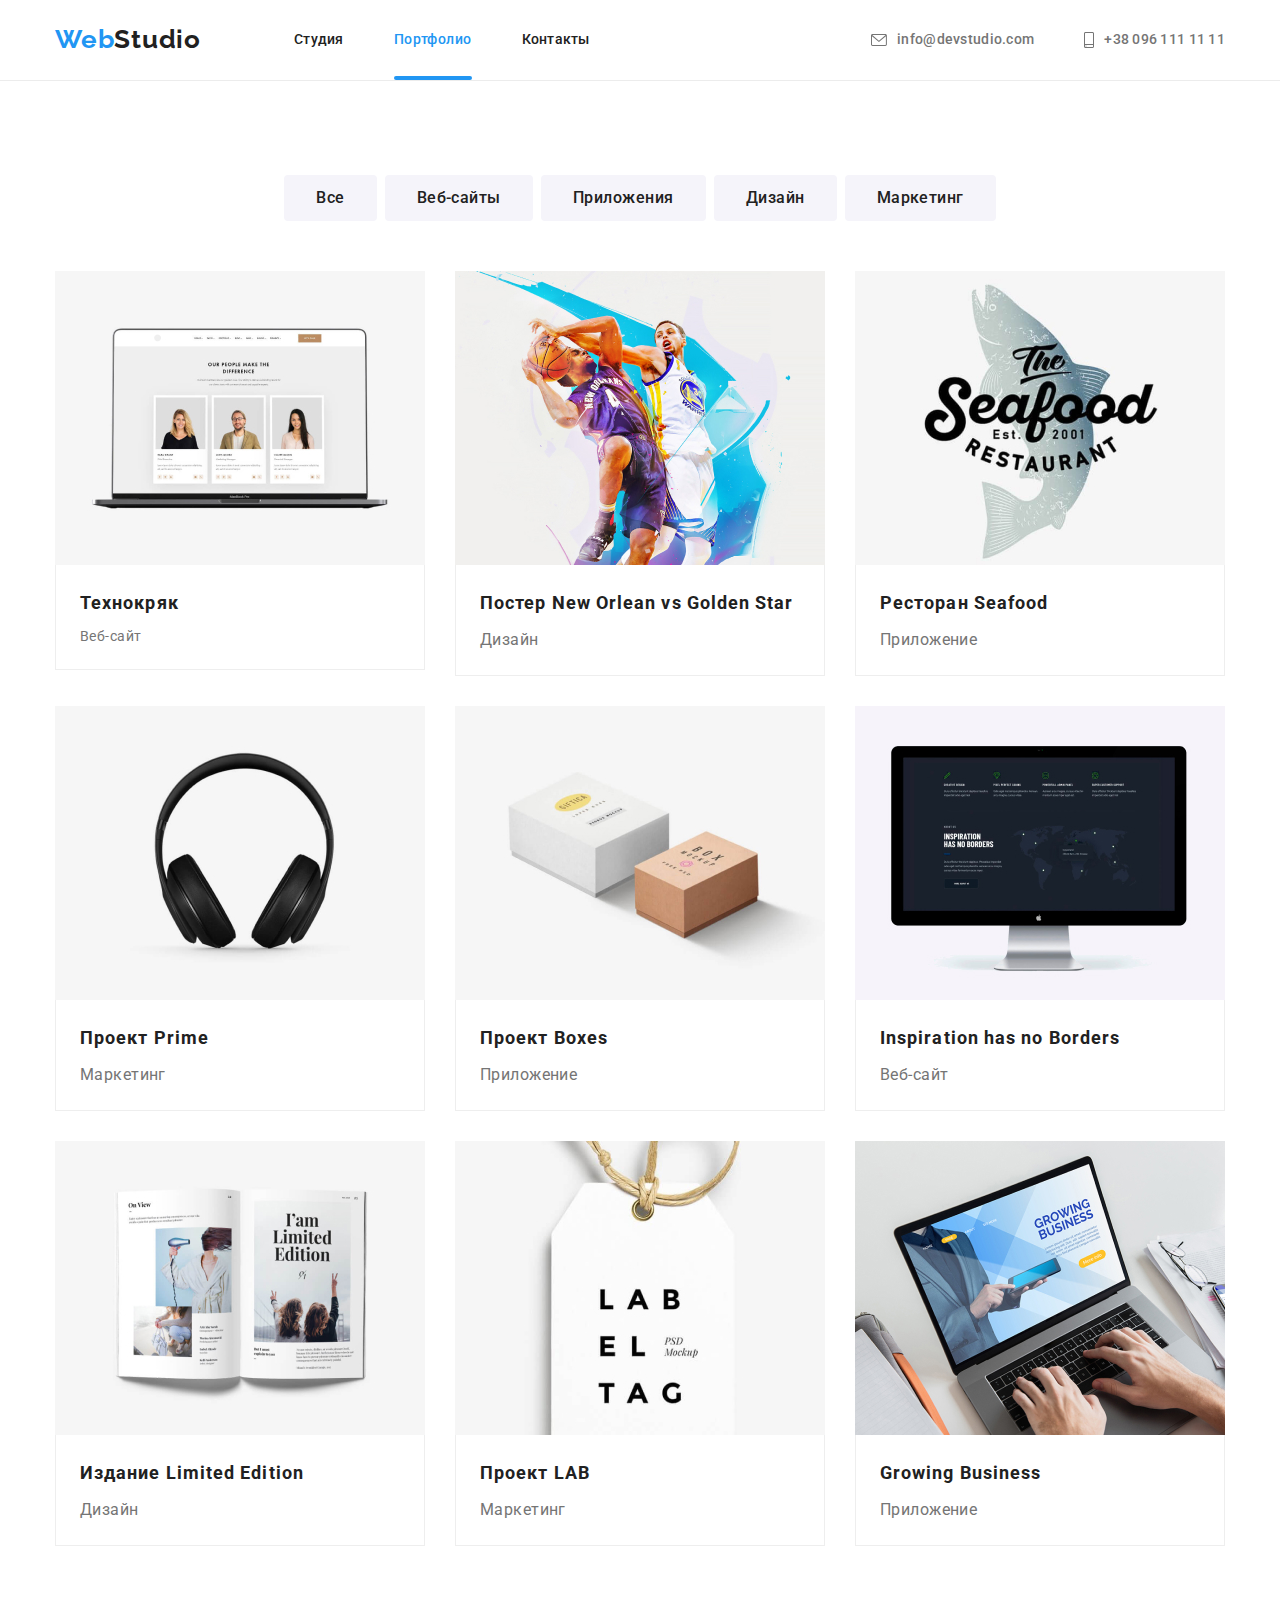
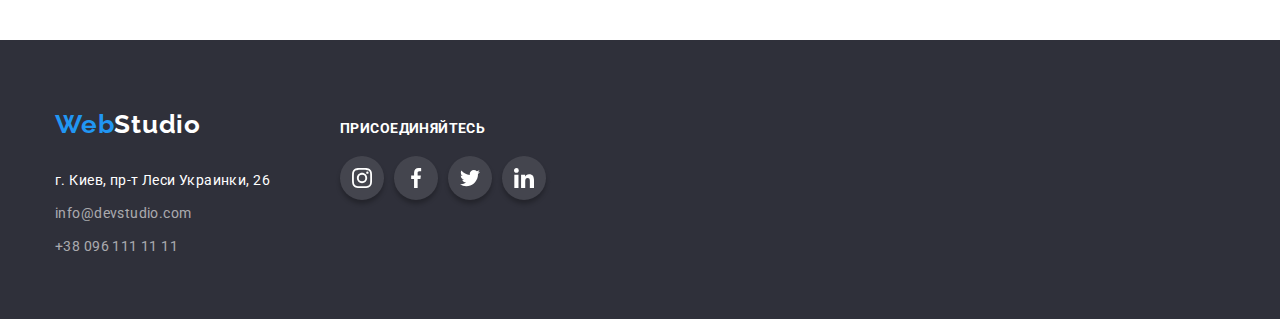
<file: portfolio.html>
<!DOCTYPE html>
<html lang="ru">

<head>
    <meta charset="UTF-8">
    <meta http-equiv="X-UA-Compatible" content="IE=edge">
    <meta name="viewport" content="width=device-width, initial-scale=1.0">
    <title>Document</title>
    <link rel="preconnect" href="https://fonts.googleapis.com">
    <link rel="preconnect" href="https://fonts.gstatic.com" crossorigin>
    <link
        href="https://fonts.googleapis.com/css2?family=Raleway:wght@700&family=Roboto:wght@400;500;700;900&display=swap"
        rel="stylesheet">
    <link rel="stylesheet" href="./css/normalize.css"/>
    <link rel="stylesheet" href="./css/styles.css"/>
</head>

<body>
    <!-- Шапка сайта -->
<header class="page-header">
    <div class="container header-container">
        <nav class="main-nav">
            <div class="logo-site">
                <a href="./index.html" class="logo">Web<span class="logo-header">Studio</span></a>
            </div>
            <ul class="site-nav">
                <li class="list"><a href="./index.html" class="link">Студия</a></li>
                <li class="list"><a href="./portfolio.html" class="portfolio-link">Портфолио</a></li>
                <li class="list"><a href="" class="link">Контакты</a></li>
            </ul>
        </nav>
        <ul class="address-list">
            <li>
                <a href="mailto:info@devstudio.com" class="mail">
                    <svg class="mail-icon" width="16" height="12">
                        <use href="./images/sprite.svg#icon-mail"></use>
                    </svg>
                    info@devstudio.com</a>
            </li>
            <li class="address-list-item">
                <a href="tel:+380961111111" class="telef">
                    <svg class="telef-icon" width="10" height="16">
                        <use href="./images/sprite.svg#icon-tell"></use>
                    </svg>
                    +38 096 111 11 11</a>
            </li>
                    </ul>
    </div>
</header>
    <main>
        <section class="section project">
        <div class="container">

    
        <h1 class="visually-hidden">Проекти</h1>
        <ul class="project-list-ul">
            <li class="project-list-item"><button class="project-button" type="button">Все</button></li>
            <li class="project-list-item"><button class="project-button" type="button">Веб-сайты</button></li>
            <li class="project-list-item"><button class="project-button" type="button">Приложения</button></li>
            <li class="project-list-item"><button class="project-button" type="button">Дизайн</button></li>
            <li class="project-list-item"><button class="project-button" type="button">Маркетинг</button></li>
        </ul>
           <ul class="project-list">
            <li class="item">
                <div class="project-item-text">
                <img src="./images/portfolio1.jpg" alt="проетк" width="370"/>
                <p class="project-description">
                Технокряк это современная площадка распространения коронавируса.
                 Компании используют эту платформу для цифрового
                шпионажа и атак на защищённые сервера конкурентов.
                </p>
                </div>
                <div class="project-title-text">
                <h2 class="project-title">Технокряк</h2>
                <p>Веб-сайт</p>

                </div>
            </li>
            <li class="item">
                <img src="./images/portfolio2.jpg" alt="проетк" width="370"/>
                <div class="project-title-text">
                <h2 class="project-title">Постер New Orlean vs Golden Star</h2>
                <p class="project-text">Дизайн</p>
                </div>
            </li>
            <li class="item">
                <img src="./images/portfolio3.jpg" alt="проетк" width="370"/>
               <div class="project-title-text">
                <h2 class="project-title">Ресторан Seafood</h2>
                <p class="project-text">Приложение</p>
                </div>
            </li>
            <li class="item">
                <img src="./images/portfolio4.jpg" alt="проетк" width="370"/>
                <div class="project-title-text">
                <h2 class="project-title">Проект Prime</h2>
                <p class="project-text">Маркетинг</p>
                </div>
            </li>
            <li class="item">
                <img src="./images/portfolio5.jpg" alt="проетк" width="370"/>
               <div class="project-title-text">
                <h2 class="project-title">Проект Boxes</h2>
                <p class="project-text">Приложение</p>
                </div>
            </li>
            <li class="item">
                <img src="./images/portfolio6.jpg" alt="проетк" width="370"/>
                <div class="project-title-text">
                <h2 class="project-title">Inspiration has no Borders</h2>
                <p class="project-text">Веб-сайт</p>
                </div>
            </li>
            <li class="item">
                <img src="./images/portfolio7.jpg" alt="проетк" width="370"/>
                <div class="project-title-text">
                <h2 class="project-title">Издание Limited Edition</h2>
                <p class="project-text">Дизайн</p>
                </div>
            </li>
            <li class="item">
                <img src="./images/portfolio8.jpg" alt="проетк" width="370"/>
                <div class="project-title-text">
                <h2 class="project-title">Проект LAB</h2>
                <p class="project-text">Маркетинг</p>
                </div>
            </li>
            <li class="item">
                <img src="./images/portfolio9.jpg" alt="проетк" width="370"/>
                <div class="project-title-text">
                <h2 class="project-title">Growing Business</h2>
                <p class="project-text">Приложение</p>
                </div>
            </li>

        </ul>
     </div>
    </section>
    </main>
        <!-- Футер -->
        <footer class="footer">
            <div class="container footer-container">
        
                <div class="footer-addrres-container">
                    <a href="./index.html" class="logo">Web<span class="logo-footer">Studio</span></a>
                    <address class="address">
                        <ul class="footer-address-list">
                            <li class="footer-address-item">
                                <p class="addres">г. Киев, пр-т Леси Украинки, 26</p>
                            </li>
                            <li class="footer-address-item">
                                <a href="mailto:info@devstudio.com" class="footer-mail">info@devstudio.com</a>
                            </li>
                            <li class="footer-address-item">
                                <a href="tel:+380961111111" class="footer-telef">+38 096 111 11
                                    11</a>
                            </li>
                        </ul>
                    </address>
                </div>
                <div class="futer-social">
                    <h2 class="futer-title">присоединяйтесь</h2>
                    <ul class="social-list">
                        <li class="social-item">
                            <a href="" class="furet-social-link">
                                <svg class="furet-social-icon" width="20" height="20">
                                    <use href="./images/sprite.svg#icon-instagram"></use>
                                </svg>
                            </a>
                        </li>
                        <li class="social-item">
                            <a href="" class="furet-social-link">
                                <svg class="furet-social-icon" width="20" height="20">
                                    <use href="./images/sprite.svg#icon-facebook"></use>
                                </svg>
                            </a>
                        </li>
                        <li class="social-item">
                            <a href="" class="furet-social-link">
                                <svg class="furet-social-icon" width="20" height="20">
                                    <use href="./images/sprite.svg#icon-twiter"></use>
                                </svg>
                            </a>
                        </li>
                        <li class="social-item">
                            <a href="" class="furet-social-link">
                                <svg class="furet-social-icon" width="20" height="20">
                                    <use href="./images/sprite.svg#icon-linkedin"></use>
                                </svg>
                            </a>
                        </li>
                    </ul>
                </div>
            </div>
        </footer>
        
        </body>
        
        </html>
</file>
<file: css/styles.css>
html {
  box-sizing: border-box;
}

*,
*::before,
*::after {
  box-sizing: border-box;
}

:root {
  --primary-text-color: #757575;
  --title-text-color: #212121;
  --accent-color: #2f303a;
  --primary-white-color: #ffffff;
  --text-line: #2196f3;
  --white-color: #ffffff;
  --background-color-button: #f5f4fa;
}

h1,
h2,
h3,
h4,
h5,
h6,
p {
  margin: 0;
  padding: 0;
}
a {
  text-decoration: none;
}

img{
  display: block;
}

ul,
li {
  padding: 0;
  margin: 0;
  list-style: none;
}

body {
  background-color: var(--primary-white-color);
  color: var(--primary-text-color);

  font-family: Roboto, sans-serif;
  letter-spacing: 0.03em;
  font-size: 14px;
  line-height: 1.71;

  margin: 0;
}

.section {
  padding: 94px 0;
}

.visually-hidden {
  position: absolute;
  width: 1px;
  height: 1px;
  margin: -1px;
  padding: 0;
  overflow: hidden;
  border: 0;
  clip: rect(0 0 0 0);
}



.header-container {
  height: 80px;
  display: flex;
  align-items: center;
  justify-content: space-between;
}

.container {
  max-width: 1200px;
  padding-left: 15px;
  padding-right: 15px;
  margin-left: auto;
  margin-right: auto;

}

.site-nav > .list:first-child {
  margin-left: 0;
}

.list {
  margin-left: 50px;
}

/* logo */

.main-nav {
  display: flex;
  align-items: center;
}

.site-nav {
  display: flex;
  
}

.logo-site {
  margin-right: 93px;
}
.logo {
  text-decoration: none;
  color: var(--text-line);
  font-family: Raleway;
  font-style: normal;
  font-weight: bold;
  font-size: 26px;
  line-height: 1.9;
  letter-spacing: 0.03em;
}
.logo-header {
  color: var(--title-text-color);
}
.logo-footer {
  color: var(--white-color);
}


.page-header {
  border-bottom: 1px solid #ECECEC;
}

.footer-address-list {
  display: block;
}
.address-list {
  display: flex;
}
.site-nav .link {
  color: var(--title-text-color);
  text-decoration: none;
  font-size: 14px;
  line-height: 1.14;
  letter-spacing: 0.02em;
  text-decoration: none;
}

.list {
position: relative;
}
.portfolio-link::after,
.list .link::after {
  position: absolute;
  display: block;
  width: 100%;
  height: 4px;
  background-color: var(--text-line);
  border-radius: 2px;
  content: "";
  left: 0px;
  top: 48px;
  opacity: 0;
  transform: scale(0);
  transition: background-color 250ms cubic-bezier(0.4, 0, 0.2, 1);

}

.portfolio-link::after,
.list .link:hover::after {
  opacity: 1;
  transform: scale(1);
}

.mail {
  margin-right: 50px;
}
.mail,
.telef {
  display: flex;
  align-items: center;
  color: var(--primary-text-color);
  text-decoration: none;
  font-size: 14px;
  line-height: 1.14;
  letter-spacing: 0.02em;
  text-decoration: none;
}
.address-list-item{
  display: inline-flex;
  background-size: contain;
  align-items: center;

}

.mail:hover .mail-icon,
.mail:focus .mail-icon,
.telef:hover .telef-icon,
.telefem:focus .telef-icon {
  fill: var(--text-line);
}

.mail-icon,
.telef-icon {
  margin-right: 10px;
  fill: var(--primary-text-color);
}
.site-nav,
.mail,
.telef {
  font-weight: 500;
}


.site-nav .link:hover,
.mail:hover,
.telef:hover,
.site-nav .link:focus,
.mail:focus,
.telef:focus {
  color: var(--text-line);
}

/* ГЕРОЙ */

.hero {
  background-color: var(--accent-color);
  max-width: 1600px;
  padding: 200px 0;
  align-items: center;
  text-align: center;
  background-image: linear-gradient(
    rgba(47, 48, 58, 0.4),
    rgba(47, 48, 58, 0.4)
  ),
  url(../images/hero.jpg);
  background-repeat: no-repeat;
  background-position: center;
  background-size: cover;
  margin: 0 auto;
}

.hero-title {
  color: var(--primary-white-color);

  font-weight: 900;
  font-size: 44px;
  line-height: 1.36;
  text-align: center;
  letter-spacing: 0.06em;
  text-transform: uppercase;

  margin-top: 0;

  max-width: 650px;
  margin: 0 auto;
  margin-bottom: 30px;
}

/* Button */

.button {
  color: var(--primary-white-color);
  background-color: var(--text-line);

  font-size: 16px;
  line-height: 1.87;
  letter-spacing: 0.06em;
  cursor: pointer;
  font-weight: 700;
  margin-left: auto;
  margin-right: auto;
  padding: 10px 32px;
  border: none;
  border-radius: 4px;
  transition: background-color 250ms cubic-bezier(0.4, 0, 0.2, 1);
}

.button:focus,
.button:hover {
  background-color: #188ce8;
}

/* -----------------Преимущества---------------------------- */


.advantages-list {
  display: flex;
}
.advantages-img{
  padding: 25px 100px;
  margin-bottom: 30px;
  background: #F5F4FA;
border-radius: 4px;
}
.advantages-title {
  color: var(--title-text-color);
  text-transform: uppercase;
  line-height: 1.14;
  font-size: 14px;
  letter-spacing: 0.03em;
  margin-bottom: 10px;
}

.advantages-box {
  margin-left: 30px;
}

.advantages-box:first-child {
  margin-left: 0;
}
.advantages-text {
  color: var(--primary-text-color);
  width: 270px;
  /* flex-wrap: wrap; */
}

/* -----------Чем мы занимаемся---------------------- */
.work{
  padding-top: 0;
}
.work-list {
  display: flex;
}

.clients-title,
.work-title,
.team-our-title{
  color: var(--title-text-color);

  font-size: 36px;
  line-height: 1.16;
  text-align: center;
  letter-spacing: 0.03em;
  margin-bottom: 50px;
}

.work-box:not(:last-child) {
  margin-right: 30px;
}

.work-box{
  position: relative;

}
.work-text{
  position:absolute;
width: 100%;
  font-size: 14px;
line-height: 1.14;
text-align: center;
letter-spacing: 0.03em;
text-transform: uppercase;

padding: 27px;
bottom: 0px;


color: var(--white-color);
background: rgba(47, 48, 58, 0.8);
}


/* ------------------ Наша команда--------------------- */

.team {
    background-color: var(--background-color-button);
}
.team-list {
  display: flex;
}

.team-icon {
  margin-left: 30px;
  box-shadow: 0px 1px 3px rgba(0, 0, 0, 0.12), 0px 1px 1px rgba(0, 0, 0, 0.14),
    0px 2px 1px rgba(0, 0, 0, 0.2);
  border-radius: 0px 0px 4px 4px;
}
.team-icon:first-child {
  margin-left: 0px;
}
.team-text {
  font-size: 16px;
  line-height: 1.18;
  text-align: center;
  margin-bottom: 16px;
}


.team-title {
  color: var(--title-text-color);

  font-weight: 500;
  font-size: 16px;
  line-height: 1.18;
  text-align: center;

  margin-bottom: 10px;
}
.team-wrapper{
  padding: 30px 0;
  background-color: #ffffff;
}
/* ------------------постоянні клієнти-------------------*/
.clients-list {
    display: flex;
    justify-content: center;
}

.clients-item {

    margin-right: 30px;
}

.clients-item:last-child {
    margin-right: 0;
}

.clients-link {

  display: flex;
  align-items: center;
  justify-content: center;
  border: 1px solid #AFB1B8;
  border-radius: 4px;
      width: 170px;
    height: 92px;
}

.clients-link:hover{
border-color: var(--text-line);
}
.clients-icon {
    fill: #AFB1B8;
}


.clients-item:focus .clients-item,
.clients-item:hover .clients-item {
  
    border: 5px solid var(--text-line);
}

.clients-link:hover .clients-icon,
.clients-link:focus .clients-icon {
    fill: var(--text-line);
   
}

/* ------------------посилання на соц мережі-------------------*/
.social-list {
    display: flex;
    justify-content: center;
}

.social-item {
    width: 44px;
    height: 44px;
    margin-right: 10px;
}

.social-item:last-child {
    margin-right: 0;
}

.social-link {
    height: 100%;
    background-color: var(--primary-white-color);
    border-radius: 50%;
    display: block;
    display: flex;
    align-items: center;
    justify-content: center;
    transition: background-color 250ms cubic-bezier(0.4, 0, 0.2, 1);
}

.social-icon {
    fill: #AFB1B8;
}

.social-link:hover,
.social-link:focus {
    background-color: var(--text-line);
}

.social-link:hover .social-icon,
.social-link:focus .social-icon {
    fill: var(--primary-white-color);
}


/* Футер */
.footer {
  background: #2f303a;
  padding: 60px 0;
}

.footer-container{
  display: flex;
  align-items: baseline;
}


.addres {
  text-decoration: none;
  list-style: none;
  color: var(--primary-white-color);
}

.footer-mail,
.footer-telef {
  color: rgba(255, 255, 255, 0.6);
  text-decoration: none;
  list-style: none;
}

/* .mail:hover */
.footer-mail:hover,
.footer-telef:hover,
.footer-mail:focus,
.footer-telef:focus {
  color: var(--text-line);
}

.addres,
.footer-mail,
.footer-telef {
  font-style: normal;
  font-weight: normal;
}

.footer-address-item:not(:last-child) {
  margin-bottom: 9px;
}

.address {
  margin-top: 20px;
}

.futer-social {
margin-left: 70px;
}

.futer-title {
color: #FFFFFF;
font-size: 14px;
line-height: 16px;
letter-spacing: 0.03em;
text-transform: uppercase;
margin-bottom: 20px;

}

.furet-social-link {
    height: 100%;
    box-shadow: 0px 4px 4px rgba(0, 0, 0, 0.25);
    background-color: rgba(256, 256, 256, 0.10);
    border-radius: 50%;
    display: block;
    display: flex;
    align-items: center;
    justify-content: center;
}

.furet-social-icon {
    fill: #ffffff;
}

.furet-social-link:hover,
.furet-social-link:focus {
    background-color: var(--text-line);
}
/*_____________________ */
/* -------------------сторінка portfolio------------------ */

/* header portfolio */

.portfolio-link {
  text-decoration: none;
  color: var(--text-line);
}
/* кнопки в портфоліо */
.project-button:hover,
.project-button:focus {
  background: #2196F3;
  color: var(--white-color);
}
.project-button {
  background: var(--background-color-button);
  color: var(--title-text-color);
  cursor: pointer;
  font-weight: 500;
  font-size: 16px;
  line-height: 1.62;
  text-align: center;
  letter-spacing: 0.03em;
  padding: 10px 32px;
  border: none;
  border-radius: 4px;
  font-family: inherit;
  transition: background-color 250ms cubic-bezier(0.4, 0, 0.2, 1);
}

/* роботи в портфоліо */


.project-title {
  color: var(--title-text-color);

  font-size: 18px;
  line-height: 2;
  letter-spacing: 0.06em;
  margin-bottom: 4px;
}

.project-list-ul {
  display: flex;
  justify-content: center;
  margin-bottom: 50px;
}
.project-list-item {
  
  margin-left: 8px;
}

.project-button:hover,
.project-button:focus {
box-shadow: 0px 3px 1px rgba(0, 0, 0, 0.1), 0px 1px 2px rgba(0, 0, 0, 0.08), 0px 2px 2px rgba(0, 0, 0, 0.12);
}

.project-list-item:first-child {
  margin-left: 0px;
}
/* .project-button {
  list-style: none;
  align-items: center;
  margin-right: 8px; 
} */

.project-text {
  font-size: 16px;
  line-height: 1.87;
}

.project-list {
  display: flex;
  flex-wrap: wrap;
  margin-left: calc(-1 * 30px);
  margin-top: calc(-1 * 30px);
}

.item {
  flex-basis: calc(100% / 3 - 30px);
  margin-left: 30px;
  margin-top: 30px;

}

.item:hover,
.item:focus {
  
box-shadow: 0px 1px 1px rgba(0, 0, 0, 0.12), 0px 4px 4px rgba(0, 0, 0, 0.06), 1px 4px 6px rgba(0, 0, 0, 0.16);
}

.project-title-text{
  padding: 20px 24px 20px 24px;
  border-left: 1px solid #EEEEEE;
  border-bottom: 1px solid #EEEEEE;
  border-right: 1px solid #EEEEEE;
}

.item:hover .project-description {
    transform: translateY(0);
}

.project-item-text{
    position: relative;
    overflow: hidden;
}

.project-description {
    line-height: 1.56;
    font-size: 18px;

    background: rgba(33, 150, 243, 0.9);
    color: var(--white-color);
    position: absolute;
    top: 0;
    height: 100%;
    padding: 63px 24px;
    transform: translate(0%, 100%);
    transition: transform 250ms cubic-bezier(0.4, 0, 0.2, 1);
}

/*------------------------модельне вікно-------------------*/


.backdrop {
    width: 100vw;
    height: 100vh;
    position: fixed;
    top: 0;
    background-color: rgba(23, 26, 36, 0.2);
    transition: opacity 200ms linear;
}

.modal {
    width: 528px;
    min-height: 581px;
    background-color: #ffffff;
    box-shadow: 0px 1px 3px rgba(0, 0, 0, 0.12), 0px 1px 1px rgba(0, 0, 0, 0.14), 0px 2px 1px rgba(0, 0, 0, 0.2);
border-radius: 4px;
    position: absolute;
    top: 50%;
    left: 50%;
    transform: translate(-50%, -50%);
}

.btn-close {
    width: 30px;
    height: 30px;
    border-radius: 50%;
    background-color: transparent;
    border: 1px solid rgba(0, 0, 0, 0.1);
    position: absolute;
    top: 10px;
    right: 10px;
    cursor: pointer;
}

.is-hidden {
    opacity: 0;
    pointer-events: none;
}
</file>
